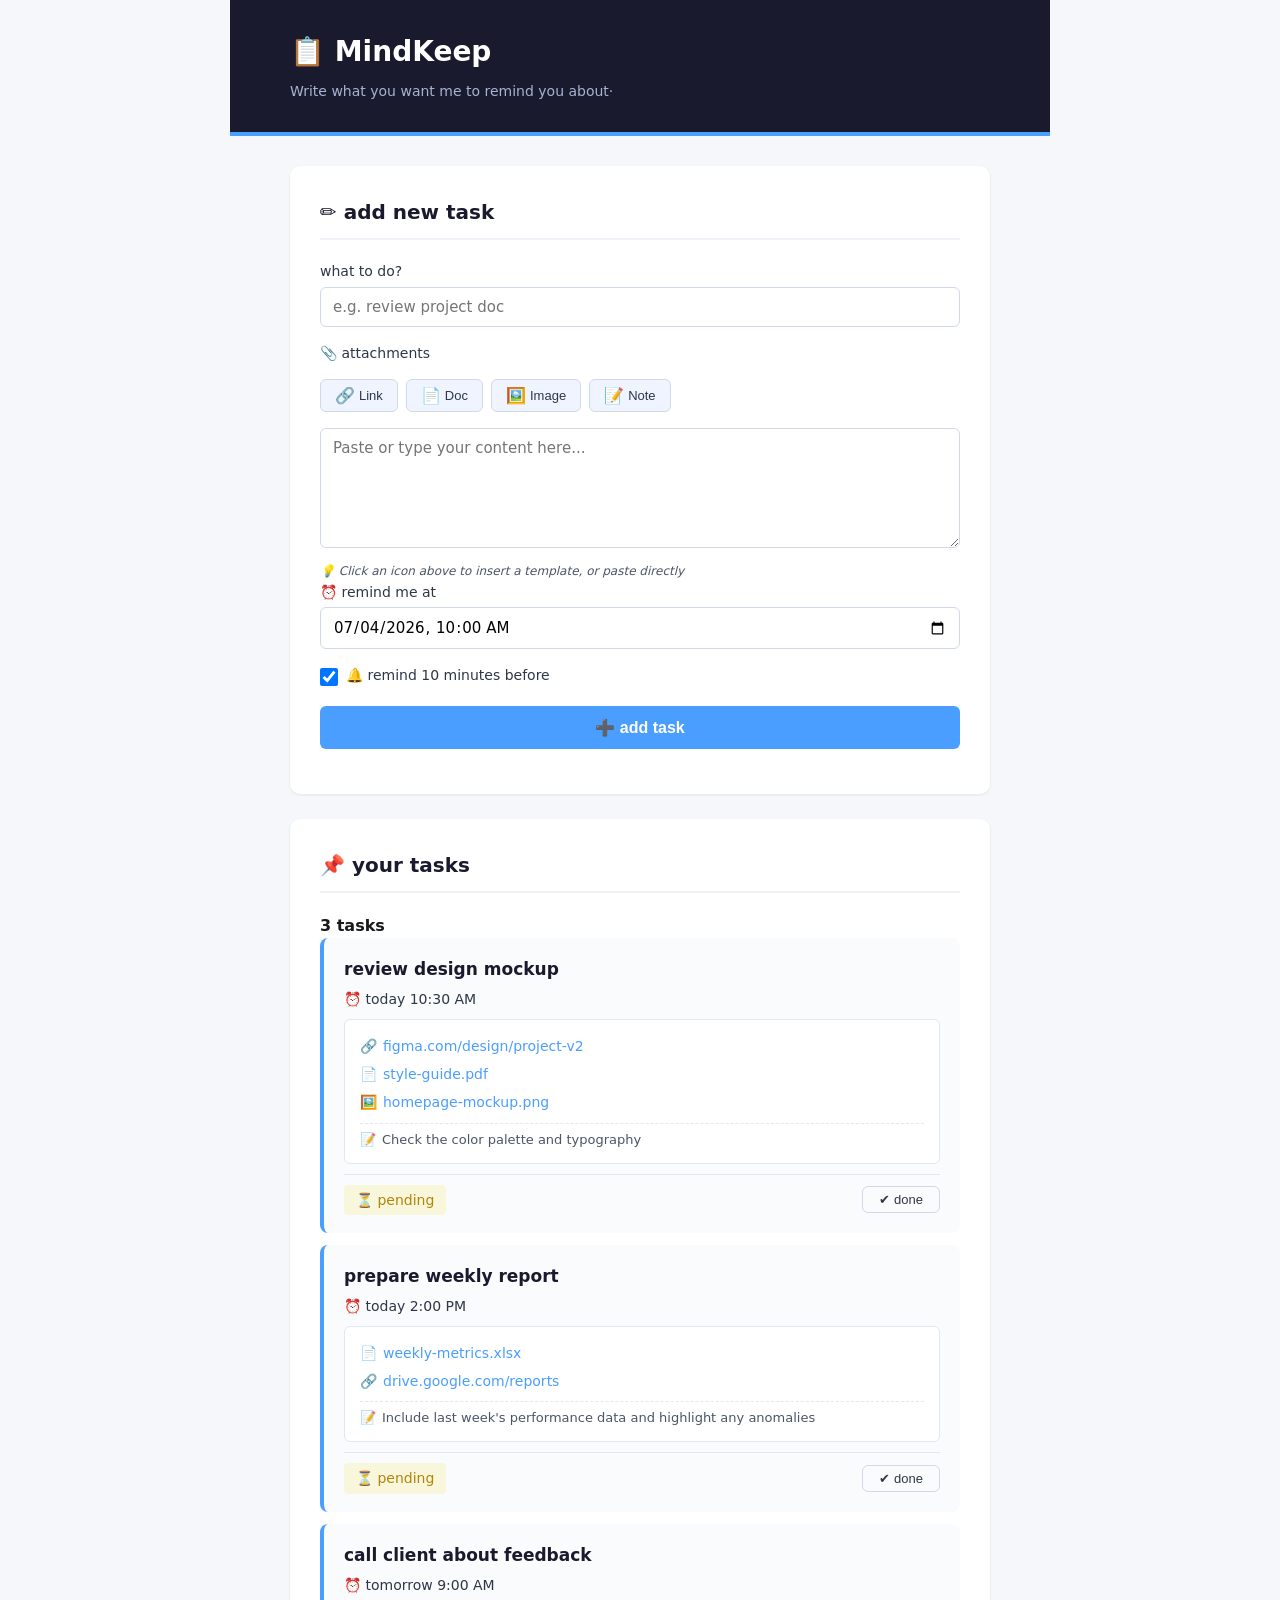
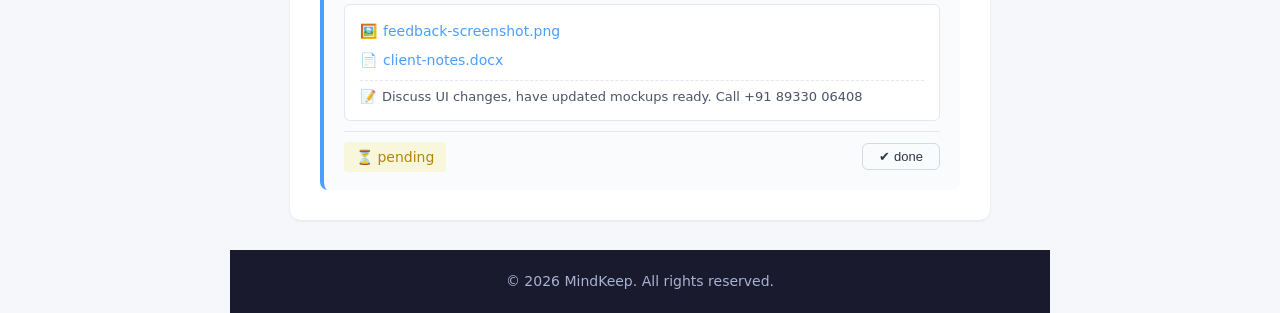
<file: task_1_MindKeep/index.html>
<!DOCTYPE html>
<html lang="en">
<head>
  <meta charset="UTF-8">
  <meta name="viewport" content="width=device-width, initial-scale=1.0">
  <title>MindKeep</title>
  <link rel="stylesheet" href="style.css">
</head>
<body>

  <header>
    <div class="container">
      <h1>📋 MindKeep</h1>
      <p>Write what you want me to remind you about·</p>
    </div>
  </header>

  <main>
    <div class="container">

      <!-- ===== ADD TODO ===== -->
      <section>
        <h2>✏️ add new task</h2>
        <form>
          <!-- Task title -->
          <p>
            <label for="task">what to do?</label>
            <input type="text" id="task" placeholder="e.g. review project doc" required>
          </p>

          <!-- Content with attachment buttons -->
          <p>
            <label>📎 attachments</label>
            <div class="attachment-toolbar">
              <button type="button" class="attach-btn" data-type="link" title="Insert link">
                <span aria-hidden="true">🔗</span> Link
              </button>
              <button type="button" class="attach-btn" data-type="doc" title="Insert document">
                <span aria-hidden="true">📄</span> Doc
              </button>
              <button type="button" class="attach-btn" data-type="image" title="Insert image">
                <span aria-hidden="true">🖼️</span> Image
              </button>
              <button type="button" class="attach-btn" data-type="note" title="Insert note">
                <span aria-hidden="true">📝</span> Note
              </button>
            </div>
            <textarea id="content" rows="4" placeholder="Paste or type your content here..."></textarea>
            <div class="attachment-hint">
              <span>💡 Click an icon above to insert a template, or paste directly</span>
            </div>

          <!-- Time -->
          <p>
            <label for="time">⏰ remind me at</label>
            <input type="datetime-local" id="time" value="2026-07-04T10:00">
          </p>

          <p>
            <input type="checkbox" id="remind" checked>
            <label for="remind">🔔 remind 10 minutes before</label>
          </p>

          <p>
            <button type="submit">➕ add task</button>
          </p>
        </form>
      </section>

      <!-- ===== TODO LIST Display===== -->
      <section>
        <h2>📌 your tasks</h2>
        <p><strong>3 tasks</strong></p>

        <article>
          <h3>review design mockup</h3>
          <p>
            <time datetime="2026-07-04T10:30">⏰ today 10:30 AM</time>
          </p>
          <div class="content-block">
            <ul>
              <li><span class="icon-link">🔗</span> <a href="#">figma.com/design/project-v2</a></li>
              <li><span class="icon-doc">📄</span> <a href="#">style-guide.pdf</a></li>
              <li><span class="icon-image">🖼️</span> <a href="#">homepage-mockup.png</a></li>
            </ul>
            <p class="note"><span class="icon-note">📝</span> Check the color palette and typography</p>
          </div>
          <div class="task-actions">
            <span class="status pending">⏳ pending</span>
            <button class="done-btn">✔ done</button>
          </div>
        </article>

        
        <article>
          <h3>prepare weekly report</h3>
          <p>
            <time datetime="2026-07-04T14:00">⏰ today 2:00 PM</time>
          </p>
          <div class="content-block">
            <ul>
              <li><span class="icon-doc">📄</span> <a href="#">weekly-metrics.xlsx</a></li>
              <li><span class="icon-link">🔗</span> <a href="#">drive.google.com/reports</a></li>
            </ul>
            <p class="note"><span class="icon-note">📝</span> Include last week's performance data and highlight any anomalies</p>
          </div>
          <div class="task-actions">
            <span class="status pending">⏳ pending</span>
            <button class="done-btn">✔ done</button>
          </div>
        </article>

        <article>
          <h3>call client about feedback</h3>
          <p>
            <time datetime="2026-07-05T09:00">⏰ tomorrow 9:00 AM</time>
          </p>
          <div class="content-block">
            <ul>
              <li><span class="icon-image">🖼️</span> <a href="#">feedback-screenshot.png</a></li>
              <li><span class="icon-doc">📄</span> <a href="#">client-notes.docx</a></li>
            </ul>
            <p class="note"><span class="icon-note">📝</span> Discuss UI changes, have updated mockups ready. Call +91 89330 06408</p>
          </div>
          <div class="task-actions">
            <span class="status pending">⏳ pending</span>
            <button class="done-btn">✔ done</button>
          </div>
        </article>
      </section>

    </div>
  </main>

  <!-- ===== PAGE FOOTER ===== -->
  <footer>
    <div class="container">
      <p>&copy; 2026 MindKeep. All rights reserved.</p>
    </div>
  </footer>

</body>
</html>
</file>
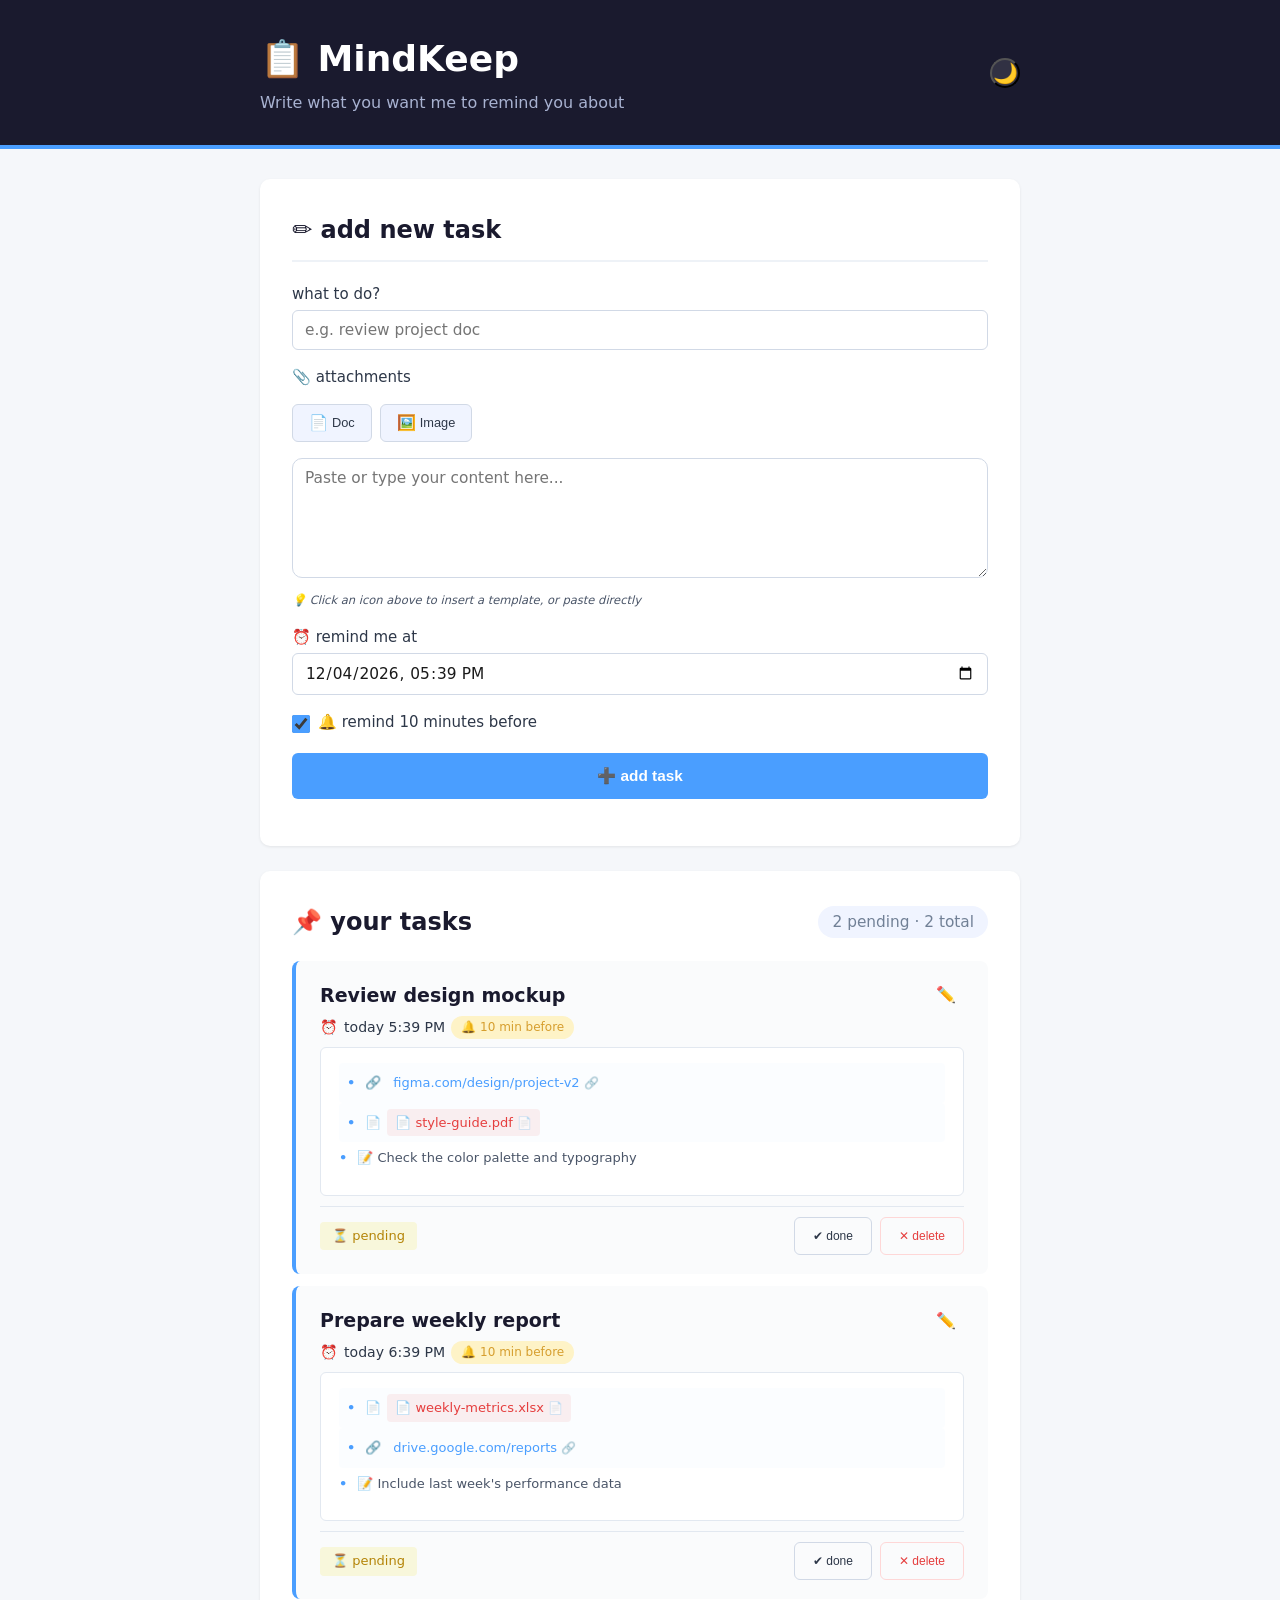
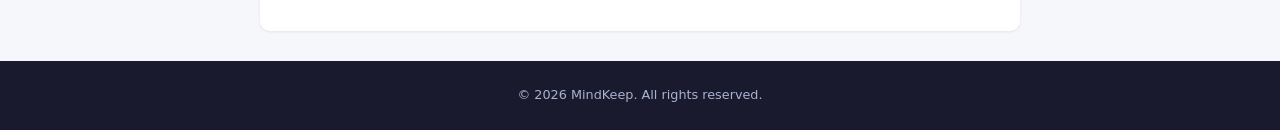
<file: task_3_Add_interactivity_on_MindKeep/index.html>
<!DOCTYPE html>
<html lang="en">
<head>
  <meta charset="UTF-8">
  <meta name="viewport" content="width=device-width, initial-scale=1.0">
  <title>MindKeep</title>
  <link rel="stylesheet" href="style.css">
</head>
<body>

  <header>
    <div class="container header-flex">
      <div class="brand">
        <h1>📋 MindKeep</h1>
        <p>Write what you want me to remind you about</p>
      </div>
      <!-- Dark Mode Toggle -->
      <button class="theme-toggle js-theme-toggle" aria-label="Toggle dark mode">
        <span class="theme-toggle__icon" aria-hidden="true">🌙</span>
      </button>
    </div>
  </header>

  <main>
    <div class="container">

      <!-- ===== ADD TODO ===== -->
      <section id="add-task">
        <h2>✏️ add new task</h2>
        <form id="taskForm" class="js-task-form">
          <!-- Task title -->
          <p>
            <label for="taskInput">what to do?</label>
            <input type="text" id="taskInput" class="js-task-input" placeholder="e.g. review project doc" required>
          </p>

          <!-- Content with attachment buttons -->
          <p>
            <label>📎 attachments</label>
            <div class="attachment-toolbar">
              <button type="button" class="attach-btn js-attach-btn" data-type="doc" title="Insert document">
                <span aria-hidden="true">📄</span> Doc
              </button>
              <button type="button" class="attach-btn js-attach-btn" data-type="image" title="Insert image">
                <span aria-hidden="true">🖼️</span> Image
              </button>
            </div>
            <textarea id="contentInput" class="js-content-input" rows="4" placeholder="Paste or type your content here..."></textarea>
            <div class="attachment-hint">
              <span>💡 Click an icon above to insert a template, or paste directly</span>
            </div>
          </p>

          <!-- Time -->
          <p>
            <label for="timeInput">⏰ remind me at</label>
            <input type="datetime-local" id="timeInput" class="js-time-input">
          </p>

          <p>
            <input type="checkbox" id="remindCheck" class="js-remind-check" checked>
            <label for="remindCheck">🔔 remind 10 minutes before</label>
          </p>

          <p>
            <button type="submit" class="js-submit-btn">➕ add task</button>
          </p>
        </form>
      </section>

      <!-- ===== TODO LIST ===== -->
      <section id="your-tasks">
        <div class="list-header">
          <h2>📌 your tasks</h2>
          <span class="task-counter js-task-counter">0 tasks</span>
        </div>

        <div id="taskList" class="js-task-list">
          <!-- Tasks will be rendered here by JavaScript -->
        </div>

        <!-- Empty state (hidden by default) -->
        <div class="empty-state js-empty-state is-hidden">
          <p>🎉 No tasks yet! Add one above.</p>
        </div>
      </section>

    </div>
  </main>

  <!-- ===== PAGE FOOTER ===== -->
  <footer>
    <div class="container">
      <p>&copy; 2026 MindKeep. All rights reserved.</p>
    </div>
  </footer>

  <!-- ===== JAVASCRIPT ===== -->
  <script src="script.js"></script>

</body>
</html>
</file>
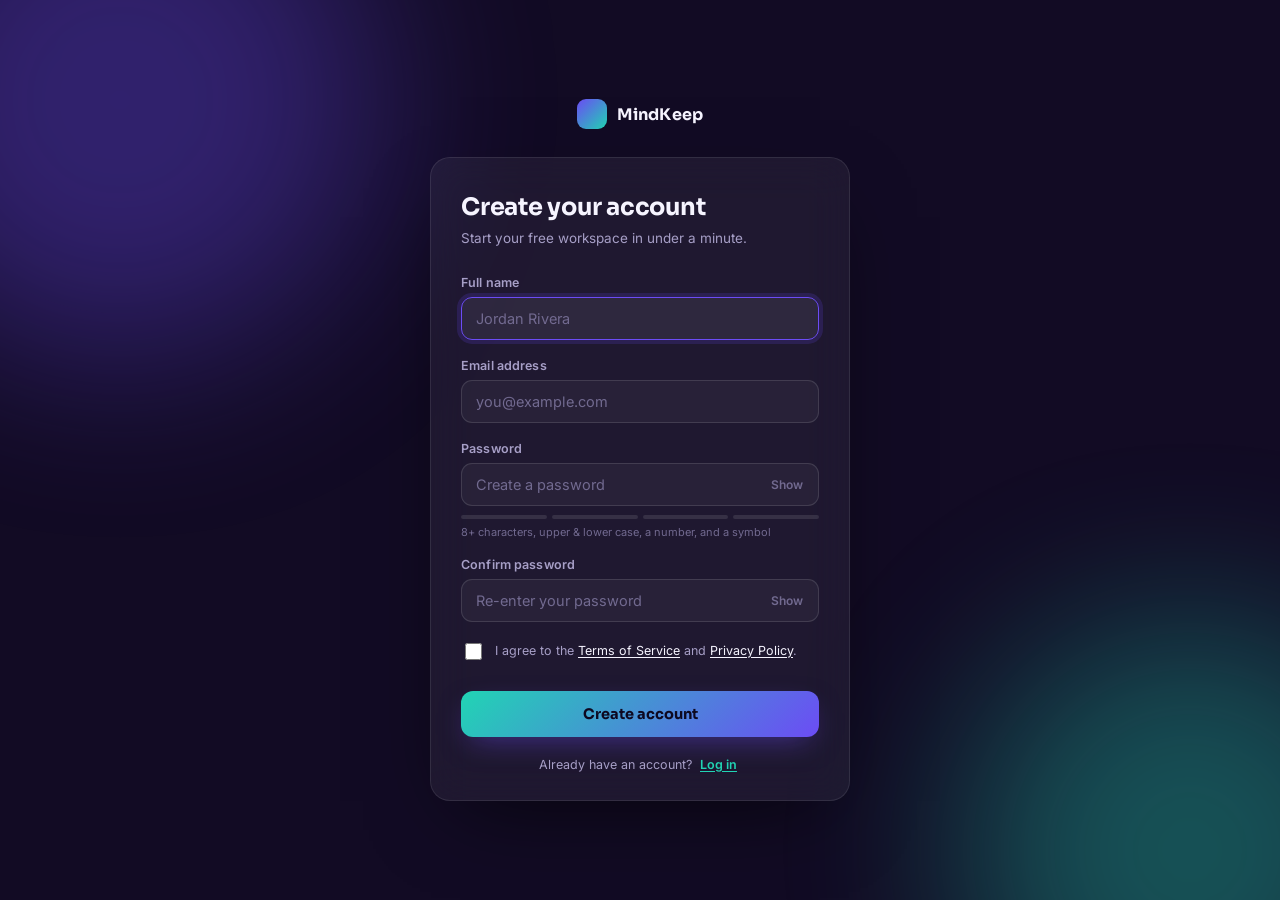
<file: task_4_Creacte_Form_Page/index.html>
<!DOCTYPE html>
<html lang="en">
<head>
<meta charset="UTF-8">
<meta name="viewport" content="width=device-width, initial-scale=1.0">
<title>Create your account</title>
<link rel="preconnect" href="https://fonts.googleapis.com">
<link href="https://fonts.googleapis.com/css2?family=Sora:wght@600;700;800&family=Inter:wght@400;500;600;700&display=swap" rel="stylesheet">
<link rel="stylesheet" href="style.css">
</head>
<body>

<!-- Background decorative elements -->
<div class="blob blob-1" aria-hidden="true"></div>
<div class="blob blob-2" aria-hidden="true"></div>

<main class="wrap">
  <header class="brand">
    <div class="brand-mark" aria-hidden="true"></div>
    <span>MindKeep</span>
  </header>

  <section class="card" aria-label="Authentication">
    <h1 id="formTitle">Create your account</h1>
    <p class="sub" id="formSubtitle">Start your free workspace in under a minute.</p>

    <div class="banner" id="errorBanner" role="alert"></div>
    <div class="banner-success" id="successBanner" role="alert"></div>

    <form id="signupForm" novalidate aria-label="Authentication form">

      <!-- Sign Up Fields -->
      <fieldset id="signupFields">
        <legend class="sr-only">Sign up information</legend>
        
        <div class="field">
          <label for="fullName">Full name</label>
          <div class="input-wrap">
            <input type="text" id="fullName" name="fullName" placeholder="Jordan Rivera" autocomplete="name"
                   aria-describedby="fullName-error" aria-invalid="false">
            <span class="status-icon" id="fullName-icon" aria-hidden="true">✓</span>
          </div>
          <p class="error-msg" id="fullName-error" role="alert"></p>
        </div>

        <div class="field">
          <label for="email">Email address</label>
          <div class="input-wrap">
            <input type="email" id="email" name="email" placeholder="you@example.com" autocomplete="email"
                   aria-describedby="email-error" aria-invalid="false">
            <span class="status-icon" id="email-icon" aria-hidden="true">✓</span>
          </div>
          <p class="error-msg" id="email-error" role="alert"></p>
        </div>

        <div class="field">
          <label for="password">Password</label>
          <div class="input-wrap">
            <input type="password" id="password" name="password" placeholder="Create a password" autocomplete="new-password"
                   aria-describedby="password-error password-hint" aria-invalid="false">
            <button type="button" class="toggle-pw" data-target="password" aria-label="Show password">Show</button>
            <span class="status-icon" id="password-icon" aria-hidden="true">✓</span>
          </div>
          <div class="strength" id="strengthMeter" aria-hidden="true" role="img" aria-label="Password strength meter">
            <div class="strength-seg s1"></div>
            <div class="strength-seg s2"></div>
            <div class="strength-seg s3"></div>
            <div class="strength-seg s4"></div>
          </div>
          <p class="strength-label" id="strengthLabel">8+ characters, upper &amp; lower case, a number, and a symbol</p>
          <p class="error-msg" id="password-error" role="alert"></p>
        </div>

        <div class="field">
          <label for="confirmPassword">Confirm password</label>
          <div class="input-wrap">
            <input type="password" id="confirmPassword" name="confirmPassword" placeholder="Re-enter your password" autocomplete="new-password"
                   aria-describedby="confirmPassword-error" aria-invalid="false">
            <button type="button" class="toggle-pw" data-target="confirmPassword" aria-label="Show password">Show</button>
            <span class="status-icon" id="confirmPassword-icon" aria-hidden="true">✓</span>
          </div>
          <p class="error-msg" id="confirmPassword-error" role="alert"></p>
        </div>

        <div class="checkbox-row">
          <input type="checkbox" id="terms" name="terms" aria-describedby="terms-error">
          <label for="terms">I agree to the <a href="#">Terms of Service</a> and <a href="#">Privacy Policy</a>.</label>
        </div>
        <p class="error-msg" id="terms-error" role="alert" style="margin-top:0;"></p>
      </fieldset>

      <!-- Login Fields -->
      <fieldset id="loginFields" style="display: none;">
        <legend class="sr-only">Login information</legend>
        
        <div class="field">
          <label for="loginEmail">Email address</label>
          <div class="input-wrap">
            <input type="email" id="loginEmail" name="loginEmail" placeholder="you@example.com" autocomplete="email"
                   aria-describedby="loginEmail-error" aria-invalid="false">
            <span class="status-icon" id="loginEmail-icon" aria-hidden="true">✓</span>
          </div>
          <p class="error-msg" id="loginEmail-error" role="alert"></p>
        </div>

        <div class="field">
          <label for="loginPassword">Password</label>
          <div class="input-wrap">
            <input type="password" id="loginPassword" name="loginPassword" placeholder="Enter your password" autocomplete="current-password"
                   aria-describedby="loginPassword-error" aria-invalid="false">
            <button type="button" class="toggle-pw" data-target="loginPassword" aria-label="Show password">Show</button>
            <span class="status-icon" id="loginPassword-icon" aria-hidden="true">✓</span>
          </div>
          <p class="error-msg" id="loginPassword-error" role="alert"></p>
        </div>

        <div class="checkbox-row">
          <input type="checkbox" id="rememberMe" name="rememberMe">
          <label for="rememberMe">Remember me</label>
        </div>
      </fieldset>

      <button type="submit" id="submitBtn">Create account</button>

      <footer class="footnote" id="footnote">
        <span id="footnoteText">Already have an account? </span>
        <button type="button" id="toggleModeBtn" class="mode-toggle-btn">Log in</button>
      </footer>

      <p class="sr-only" id="live-region" aria-live="polite"></p>
    </form>

    <section class="success-panel" id="successPanel" aria-label="Success message">
      <div class="success-check" aria-hidden="true">✓</div>
      <h2 id="successTitle">You're all set</h2>
      <p id="successDescription">Your account request cleared every check. Here's the payload that would be sent to the server:</p>
      <pre id="payloadOutput" aria-label="Payload data"></pre>
      <button type="button" id="resetBtn">Create another account</button>
    </section>
  </section>
</main>

<script src="script.js"></script>

</body>
</html>
</file>
<file: task_1_MindKeep/style.css>
/* ===== BASE ===== */
* {
  margin: 0;
  padding: 0;
  box-sizing: border-box;
}

body {
  font-family: system-ui, -apple-system, sans-serif;
  line-height: 1.6;
  color: #1a1a1a;
  background: #f5f7fa;
  width: 820px;
  margin: 0 auto;
}

/* ===== LAYOUT ===== */
.container {
  width: 740px;
  margin: 0 auto;
  padding: 0 20px;
}

/* ===== HEADER ===== */
header {
  background: #1a1a2e;
  color: white;
  padding: 30px 0;
  margin-bottom: 30px;
  border-bottom: 4px solid #4a9eff;
}

header h1 {
  font-size: 28px;
  margin-bottom: 5px;
}

header p {
  color: #a8b2d1;
  font-size: 14px;
}

/* ===== SECTIONS ===== */
section {
  background: white;
  padding: 30px;
  margin-bottom: 25px;
  border-radius: 10px;
  box-shadow: 0 1px 3px rgba(0,0,0,0.08);
}

h2 {
  font-size: 20px;
  margin-bottom: 20px;
  color: #1a1a2e;
  border-bottom: 2px solid #eef2f7;
  padding-bottom: 10px;
}

/* ===== FORM ===== */
form p {
  margin-bottom: 15px;
}

form label {
  display: block;
  font-weight: 500;
  font-size: 14px;
  margin-bottom: 4px;
  color: #2d3748;
}

form input[type="text"],
form input[type="datetime-local"],
form textarea {
  width: 100%;
  padding: 10px 12px;
  border: 1.5px solid #d1d9e6;
  border-radius: 6px;
  font-size: 15px;
  font-family: inherit;
}

form textarea {
  resize: vertical;
  min-height: 120px;
  margin-top: 8px;
}

form input:focus,
form textarea:focus {
  outline: 2px solid #4a9eff;
  outline-offset: 1px;
}

form p:has(input[type="checkbox"]) {
  display: flex;
  align-items: center;
  gap: 8px;
}

form input[type="checkbox"] {
  width: 18px;
  height: 18px;
}

button[type="submit"] {
  background: #4a9eff;
  color: white;
  border: none;
  padding: 12px 30px;
  border-radius: 6px;
  font-size: 16px;
  font-weight: 600;
  cursor: pointer;
  width: 100%;
}

button[type="submit"]:hover {
  background: #3182f6;
}

/* ===== ATTACHMENT TOOLBAR ===== */
.attachment-toolbar {
  display: flex;
  gap: 8px;
  margin-bottom: 8px;
  flex-wrap: wrap;
}

.attach-btn {
  display: inline-flex;
  align-items: center;
  gap: 4px;
  padding: 6px 14px;
  background: #f0f4ff;
  border: 1.5px solid #d1d9e6;
  border-radius: 6px;
  font-size: 13px;
  font-weight: 500;
  color: #2d3748;
  cursor: pointer;
  transition: all 0.2s;
}

.attach-btn:hover {
  background: #4a9eff;
  color: white;
  border-color: #4a9eff;
  transform: translateY(-1px);
}

.attach-btn span {
  font-size: 16px;
}

.attachment-hint {
  margin-top: 6px;
  font-size: 12px;
  color: #4A5568;
  font-style: italic;
}

/* ===== TASKS ===== */
article {
  background: #fafbfc;
  padding: 18px 20px;
  margin-bottom: 12px;
  border-radius: 8px;
  border-left: 4px solid #4a9eff;
}

article:last-child {
  margin-bottom: 0;
}

article h3 {
  font-size: 17px;
  color: #1a1a2e;
  margin-bottom: 5px;
}

article > p {
  color: #4a5568;
  font-size: 14px;
  margin-bottom: 3px;
}

article time {
  font-weight: 500;
  color: #2d3748;
}

/* ===== CONTENT BLOCK ===== */
.content-block {
  background: white;
  padding: 12px 15px;
  margin: 8px 0 5px 0;
  border-radius: 6px;
  border: 1px solid #e2e8f0;
}

.content-block ul {
  list-style: none;
  padding: 0;
  margin: 0 0 6px 0;
}

.content-block ul li {
  font-size: 14px;
  padding: 3px 0;
  color: #4a5568;
  display: flex;
  align-items: center;
  gap: 6px;
}

.content-block ul li a {
  color: #4a9eff;
  text-decoration: none;
}

.content-block ul li a:hover {
  text-decoration: underline;
}

.content-block .note {
  margin-top: 6px;
  padding-top: 6px;
  border-top: 1px dashed #e2e8f0;
  color: #4a5568;
  font-size: 13px;
  display: flex;
  align-items: flex-start;
  gap: 6px;
}

/* Icon styles in content */
.icon-link { color: #4a9eff; }
.icon-doc { color: #e53e3e; }
.icon-image { color: #38a169; }
.icon-note { color: #d69e2e; }

/* ===== TASK ACTIONS ===== */
.task-actions {
  display: flex;
  justify-content: space-between;
  align-items: center;
  margin-top: 10px;
  padding-top: 10px;
  border-top: 1px solid #e2e8f0;
  background: #fafbfc;
}

.status {
  font-size: 14px;
  color: #718096;
  padding: 4px 12px;
  border-radius: 4px;
  background: #f0f4ff;
}

.status.pending {
  color: #b48408;
  background: #f8f7db;
}

.status.done {
  color: #38a169;
  background: #c6f6d5;
}

.done-btn {
  background: transparent;
  border: 1.5px solid #d1d9e6;
  padding: 5px 16px;
  border-radius: 6px;
  cursor: pointer;
  font-size: 13px;
  color: #2d3748;
  transition: all 0.2s;
}

.done-btn:hover {
  background: #4a9eff;
  color: white;
  border-color: #4a9eff;
}

/* ===== PAGE FOOTER ===== */
footer {
  background: #1a1a2e;
  color: #a8b2d1;
  padding: 20px 0;
  margin-top: 30px;
  text-align: center;
  font-size: 14px;
}
</file>
<file: task_3_Add_interactivity_on_MindKeep/style.css>
/* ===== BASE ===== */
* {
  margin: 0;
  padding: 0;
  box-sizing: border-box;
}

body {
  font-family: system-ui, -apple-system, sans-serif;
  line-height: 1.6;
  color: #1a1a1a;
  background: #f5f7fa;
  width: 100%;
  margin: 0 auto;
  padding: 0;
  transition: background 0.3s ease, color 0.3s ease;
}

/* ===== LAYOUT ===== */
.container {
  width: 100%;
  max-width: 820px;
  margin: 0 auto;
  padding: 0 20px;
}

/* ===== HEADER ===== */
header {
  background: #1a1a2e;
  color: white;
  padding: 30px 0;
  margin-bottom: 30px;
  border-bottom: 4px solid #4a9eff;
  transition: background 0.3s ease;
}

.header-flex {
  display: flex;
  justify-content: space-between;
  align-items: center;
  flex-wrap: wrap;
  gap: 15px;
}

.brand {
  flex: 1;
}

.brand h1 {
  font-size: clamp(24px, 5vw, 36px);
  margin-bottom: 2px;
}

.brand p {
  color: #a8b2d1;
  font-size: clamp(12px, 1.5vw, 16px);
}

/* ===== THEME TOGGLE ===== */
.theme-toggle {
  background: rgba(255, 255, 255, 0.1);
  /*border: 2px solid rgba(255, 255, 255, 0.2);*/
  border-radius: 50%;
  width: 30px;
  height: 30px;
  font-size: 20px;
  cursor: pointer;
  transition: all 0.3s ease;
  display: flex;
  align-items: center;
  justify-content: center;
  flex-shrink: 0;
}

.theme-toggle:hover {
  background: rgba(255, 255, 255, 0.2);
  border-color: #4a9eff;
  transform: rotate(20deg);
}

.theme-toggle:active {
  transform: scale(0.9);
}

.theme-toggle__icon {
  display: inline-block;
  transition: transform 0.3s ease;
}

/* ===== SECTIONS ===== */
section {
  background: white;
  padding: clamp(20px, 3vw, 30px);
  margin-bottom: 25px;
  border-radius: 10px;
  box-shadow: 0 1px 3px rgba(0, 0, 0, 0.08);
  transition: background 0.3s ease, box-shadow 0.3s ease;
}

section:hover {
  box-shadow: 0 4px 12px rgba(0, 0, 0, 0.05);
}

h2 {
  font-size: clamp(18px, 2.5vw, 24px);
  margin-bottom: 20px;
  color: #1a1a2e;
  border-bottom: 2px solid #eef2f7;
  padding-bottom: 10px;
  transition: color 0.3s ease, border-color 0.3s ease;
}

/* ===== LIST HEADER ===== */
.list-header {
  display: flex;
  justify-content: space-between;
  align-items: center;
  flex-wrap: wrap;
  gap: 10px;
  margin-bottom: 20px;
}

.list-header h2 {
  margin-bottom: 0;
  border-bottom: none;
  padding-bottom: 0;
}

.task-counter {
  font-size: clamp(14px, 1.2vw, 16px);
  color: #718096;
  background: #f0f4ff;
  padding: 4px 14px;
  border-radius: 20px;
  font-weight: 500;
  transition: background 0.3s ease, color 0.3s ease;
  white-space: nowrap;
}

/* ===== FORM ===== */
form p {
  margin-bottom: 15px;
}

form label {
  display: block;
  font-weight: 500;
  font-size: clamp(13px, 1.2vw, 15px);
  margin-bottom: 4px;
  color: #2d3748;
  transition: color 0.3s ease;
}

form input[type="text"],
form input[type="datetime-local"],
form textarea {
  width: 100%;
  padding: 10px 12px;
  border: 1.5px solid #d1d9e6;
  border-radius: 6px;
  font-size: clamp(14px, 1.2vw, 16px);
  font-family: inherit;
  background: white;
  color: #1a1a1a;
  transition: background 0.3s ease, color 0.3s ease, border-color 0.3s ease, box-shadow 0.3s ease;
}

form textarea {
  resize: vertical;
  min-height: 120px;
  margin-top: 8px;
  border-radius: 10px;
}

form input:focus,
form textarea:focus {
  outline: none;
  border-color: #4a9eff;
  box-shadow: 0 0 0 3px rgba(74, 158, 255, 0.1);
}

form input.error {
  border-color: #e53e3e;
  box-shadow: 0 0 0 3px rgba(229, 62, 62, 0.1);
}

form p:has(input[type="checkbox"]) {
  display: flex;
  align-items: center;
  gap: 8px;
  flex-wrap: wrap;
}

form input[type="checkbox"] {
  width: 18px;
  height: 18px;
  flex-shrink: 0;
  accent-color: #4a9eff;
  cursor: pointer;
}

button[type="submit"] {
  background: #4a9eff;
  color: white;
  border: none;
  padding: clamp(10px, 1.5vw, 14px) clamp(20px, 3vw, 30px);
  border-radius: 6px;
  font-size: clamp(14px, 1.2vw, 17px);
  font-weight: 600;
  cursor: pointer;
  width: 100%;
  transition: all 0.3s ease;
  min-height: 44px;
  position: relative;
  overflow: hidden;
}

button[type="submit"]:hover {
  background: #3182f6;
  transform: translateY(-2px);
  box-shadow: 0 4px 12px rgba(74, 158, 255, 0.3);
}

button[type="submit"]:active {
  transform: translateY(0);
}

button[type="submit"]:disabled {
  opacity: 0.6;
  cursor: not-allowed;
}

/* ===== ATTACHMENT TOOLBAR ===== */
.attachment-toolbar {
  display: flex;
  gap: 8px;
  margin-bottom: 8px;
  flex-wrap: wrap;
}

.attach-btn {
  display: inline-flex;
  align-items: center;
  gap: 4px;
  padding: clamp(4px, 0.6vw, 8px) clamp(10px, 1.5vw, 16px);
  background: #f0f4ff;
  border: 1.5px solid #d1d9e6;
  border-radius: 6px;
  font-size: clamp(12px, 1vw, 14px);
  font-weight: 500;
  color: #2d3748;
  cursor: pointer;
  transition: all 0.2s ease;
  min-height: 38px;
  position: relative;
}

.attach-btn:hover {
  background: #4a9eff;
  color: white;
  border-color: #4a9eff;
  transform: translateY(-2px);
  box-shadow: 0 4px 8px rgba(74, 158, 255, 0.2);
}

.attach-btn:active {
  transform: scale(0.95);
}

.attach-btn span {
  font-size: clamp(14px, 1.2vw, 18px);
}

.attach-btn[data-type="link"]:hover { background: #4a9eff; border-color: #4a9eff; }
.attach-btn[data-type="doc"]:hover { background: #e53e3e; border-color: #e53e3e; }
.attach-btn[data-type="image"]:hover { background: #38a169; border-color: #38a169; }
.attach-btn[data-type="note"]:hover { background: #d69e2e; border-color: #d69e2e; }



.attachment-hint {
  margin-top: 6px;
  font-size: clamp(11px, 0.9vw, 13px);
  color: #4A5568;
  font-style: italic;
  transition: color 0.3s ease;
}

/* ===== TASKS ===== */
.task-item {
  background: #fafbfc;
  padding: clamp(14px, 1.5vw, 20px) clamp(16px, 2vw, 24px);
  margin-bottom: 12px;
  border-radius: 8px;
  border-left: 4px solid #4a9eff;
  transition: all 0.3s ease;
  animation: fadeIn 0.3s ease;
}

.task-item:last-child {
  margin-bottom: 0;
}

.task-item:hover {
  box-shadow: 0 2px 8px rgba(0, 0, 0, 0.06);
  transform: translateX(4px);
}

.task-item.completed {
  opacity: 0.8;
  border-left-color: #38a169 !important;
}

.task-item.completed h3 {
  text-decoration: line-through;
  color: #718096;
}

/* Task Title Wrapper */
.task-title-wrapper {
  display: flex;
  align-items: center;
  gap: 8px;
  flex-wrap: wrap;
  margin-bottom: 5px;
}

.task-title-wrapper h3 {
  font-size: clamp(16px, 1.8vw, 19px);
  color: #1a1a2e;
  margin: 0;
  transition: color 0.3s ease;
  flex: 1;
}

/* Edit Button */
.edit-btn {
  background: transparent;
  border: none;
  font-size: 16px;
  cursor: pointer;
  padding: 4px 8px;
  border-radius: 4px;
  transition: all 0.2s ease;
  color: #718096;
  line-height: 1;
}

.edit-btn:hover {
  background: #e2e8f0;
  color: #2d3748;
  transform: scale(1.1);
}

.edit-btn:active {
  transform: scale(0.9);
}

/* Task Meta */
.task-meta {
  color: #4a5568;
  font-size: clamp(13px, 1.1vw, 15px);
  margin-bottom: 3px;
  display: flex;
  flex-wrap: wrap;
  gap: 6px;
  align-items: center;
  transition: color 0.3s ease;
}

.task-meta time {
  font-weight: 500;
  color: #2d3748;
  transition: color 0.3s ease;
}

.task-meta .reminder-badge {
  background: #fef3c7;
  padding: 2px 10px;
  border-radius: 12px;
  font-size: 12px;
  color: #d69e2e;
  transition: background 0.3s ease, color 0.3s ease;
}

/* ===== CONTENT BLOCK ===== */
.content-block {
  background: white;
  padding: clamp(10px, 1.2vw, 16px) clamp(12px, 1.5vw, 18px);
  margin: 8px 0 5px 0;
  border-radius: 6px;
  border: 1px solid #e2e8f0;
  transition: all 0.3s ease;
}

.content-block:hover {
  border-color: #cbd5e0;
}

.content-block ul {
  list-style: none;
  padding: 0;
  margin: 0 0 6px 0;
}

.content-block ul li {
  font-size: clamp(13px, 1vw, 15px);
  padding: 4px 0;
  color: #4a5568;
  display: flex;
  align-items: center;
  gap: 6px;
  flex-wrap: wrap;
  word-break: break-word;
  transition: color 0.3s ease;
  line-height: 1.8;
}

.content-block ul li::before {
  content: "•";
  color: #4a9eff;
  font-weight: bold;
  margin-right: 4px;
}

.content-block ul li:has(.task-link) {
  padding: 6px 0;
  background: rgba(74, 158, 255, 0.02);
  border-radius: 4px;
  padding-left: 8px;
}

/* ===== LINK STYLES IN TASKS ===== */
.task-link {
  color: #4a9eff;
  text-decoration: none;
  font-weight: 500;
  padding: 2px 6px;
  border-radius: 4px;
  transition: all 0.2s ease;
  word-break: break-all;
  display: inline-block;
  position: relative;
}

.task-link:hover {
  color: #3182f6;
  text-decoration: underline;
  background: rgba(74, 158, 255, 0.08);
}

.task-link:active {
  transform: scale(0.98);
}

/* Image link styling */
.task-link.image-link {
  color: #38a169;
  background: rgba(56, 161, 105, 0.08);
  padding: 2px 8px;
  border-radius: 4px;
}

.task-link.image-link:hover {
  background: rgba(56, 161, 105, 0.15);
  color: #2f855a;
}

/* Document link styling */
.task-link.doc-link {
  color: #e53e3e;
  background: rgba(229, 62, 62, 0.08);
  padding: 2px 8px;
  border-radius: 4px;
}

.task-link.doc-link:hover {
  background: rgba(229, 62, 62, 0.15);
  color: #c53030;
}

/* File attachment styling */
.file-attachment {
  display: inline-flex;
  align-items: center;
  gap: 4px;
  background: rgba(74, 158, 255, 0.06);
  padding: 2px 10px;
  border-radius: 4px;
  border: 1px solid rgba(74, 158, 255, 0.1);
}

/* Link hover tooltip effect */
.task-link::after {
  content: "🔗";
  font-size: 12px;
  margin-left: 4px;
  opacity: 0.6;
}

.task-link.image-link::after {
  content: "🖼️";
}

.task-link.doc-link::after {
  content: "📄";
}

/* ===== TASK ACTIONS ===== */
.task-actions {
  display: flex;
  justify-content: space-between;
  align-items: center;
  margin-top: 10px;
  padding-top: 10px;
  border-top: 1px solid #e2e8f0;
  background: #fafbfc;
  flex-wrap: wrap;
  gap: 8px;
  transition: background 0.3s ease, border-color 0.3s ease;
}

.task-actions .actions-right {
  display: flex;
  gap: 8px;
  align-items: center;
  flex-wrap: wrap;
}

/* ===== STATUS BADGE ===== */
.status {
  font-size: clamp(13px, 1vw, 15px);
  color: #718096;
  padding: 4px 12px;
  border-radius: 4px;
  background: #f0f4ff;
  transition: all 0.3s ease;
}

.status.pending {
  color: #b48408;
  background: #f8f7db;
}

.status.done {
  color: #38a169;
  background: #c6f6d5;
}

/* ===== BUTTONS ===== */
.done-btn {
  background: transparent;
  border: 1.5px solid #d1d9e6;
  padding: clamp(4px, 0.5vw, 6px) clamp(12px, 1.5vw, 18px);
  border-radius: 6px;
  cursor: pointer;
  font-size: clamp(12px, 0.9vw, 14px);
  color: #2d3748;
  transition: all 0.2s ease;
  white-space: nowrap;
  min-height: 38px;
}

.done-btn:hover {
  background: #4a9eff;
  color: white;
  border-color: #4a9eff;
  transform: translateY(-2px);
  box-shadow: 0 2px 8px rgba(74, 158, 255, 0.2);
}

.done-btn:active {
  transform: scale(0.95);
}

.delete-btn {
  background: transparent;
  border: 1.5px solid #fed7d7;
  padding: clamp(4px, 0.5vw, 6px) clamp(12px, 1.5vw, 18px);
  border-radius: 6px;
  cursor: pointer;
  font-size: clamp(12px, 0.9vw, 14px);
  color: #e53e3e;
  transition: all 0.2s ease;
  white-space: nowrap;
  min-height: 38px;
}

.delete-btn:hover {
  background: #e53e3e;
  color: white;
  border-color: #e53e3e;
  transform: translateY(-2px);
  box-shadow: 0 2px 8px rgba(229, 62, 62, 0.2);
}

.delete-btn:active {
  transform: scale(0.95);
}

/* ===== EMPTY STATE ===== */
.empty-state {
  text-align: center;
  padding: 40px 20px;
}

.empty-state p {
  font-size: 18px;
  color: #718096;
  transition: color 0.3s ease;
}

.empty-state p::before {
  content: "✨ ";
}

/* ===== UTILITY CLASSES ===== */
.is-hidden {
  display: none !important;
}

/* ===== ANIMATIONS ===== */
@keyframes fadeIn {
  from {
    opacity: 0;
    transform: translateY(-10px);
  }
  to {
    opacity: 1;
    transform: translateY(0);
  }
}

@keyframes slideIn {
  from {
    opacity: 0;
    transform: translateX(100%);
  }
  to {
    opacity: 1;
    transform: translateX(0);
  }
}

@keyframes pulse {
  0%, 100% {
    transform: scale(1);
  }
  50% {
    transform: scale(1.05);
  }
}

/* ======================================== */
/* ===== DARK MODE ===== */
/* ======================================== */

body.is-dark-mode {
  background: #0f0f1a;
  color: #e2e8f0;
}

body.is-dark-mode header {
  background: #0a0a14;
  border-bottom-color: #4a9eff;
}

body.is-dark-mode section {
  background: #1a1a2e;
  box-shadow: 0 1px 3px rgba(0, 0, 0, 0.3);
}

body.is-dark-mode section:hover {
  box-shadow: 0 4px 12px rgba(0, 0, 0, 0.4);
}

body.is-dark-mode h2 {
  color: #e2e8f0;
  border-bottom-color: #2d3748;
}

body.is-dark-mode form label {
  color: #a8b2d1;
}

body.is-dark-mode form input[type="text"],
body.is-dark-mode form input[type="datetime-local"],
body.is-dark-mode form textarea {
  background: #0f0f1a;
  color: #e2e8f0;
  border-color: #2d3748;
}

body.is-dark-mode form input:focus,
body.is-dark-mode form textarea:focus {
  border-color: #4a9eff;
  box-shadow: 0 0 0 3px rgba(74, 158, 255, 0.2);
}

body.is-dark-mode .attach-btn {
  background: #0f0f1a;
  color: #a8b2d1;
  border-color: #2d3748;
}

body.is-dark-mode .attach-btn:hover {
  background: #4a9eff;
  color: white;
  border-color: #4a9eff;
}

body.is-dark-mode .attachment-hint {
  color: #718096;
}

body.is-dark-mode .task-item {
  background: #0f0f1a;
  border-left-color: #4a9eff;
}

body.is-dark-mode .task-item:hover {
  box-shadow: 0 2px 8px rgba(0, 0, 0, 0.4);
}

body.is-dark-mode .task-item.completed h3 {
  color: #a8b2d1;
}

body.is-dark-mode .task-title-wrapper h3 {
  color: #e2e8f0;
}

body.is-dark-mode .edit-btn {
  color: #a8b2d1;
}

body.is-dark-mode .edit-btn:hover {
  background: #2d3748;
  color: #e2e8f0;
}

body.is-dark-mode .task-meta {
  color: #a8b2d1;
}

body.is-dark-mode .task-meta time {
  color: #e2e8f0;
}

body.is-dark-mode .task-meta .reminder-badge {
  background: #2d1f0a;
  color: #f6ad55;
}

body.is-dark-mode .content-block {
  background: #1a1a2e;
  border-color: #2d3748;
}

body.is-dark-mode .content-block:hover {
  border-color: #3d4a5a;
}

body.is-dark-mode .content-block ul li {
  color: #a8b2d1;
}

body.is-dark-mode .content-block ul li::before {
  color: #4a9eff;
}

body.is-dark-mode .content-block ul li:has(.task-link) {
  background: rgba(74, 158, 255, 0.04);
}

/* Dark mode link styles */
body.is-dark-mode .task-link {
  color: #63b3ed;
}

body.is-dark-mode .task-link:hover {
  color: #4a9eff;
  background: rgba(74, 158, 255, 0.15);
}

body.is-dark-mode .task-link.image-link {
  color: #68d391;
  background: rgba(56, 161, 105, 0.15);
}

body.is-dark-mode .task-link.image-link:hover {
  background: rgba(56, 161, 105, 0.25);
}

body.is-dark-mode .task-link.doc-link {
  color: #fc8181;
  background: rgba(229, 62, 62, 0.15);
}

body.is-dark-mode .task-link.doc-link:hover {
  background: rgba(229, 62, 62, 0.25);
}

body.is-dark-mode .file-attachment {
  background: rgba(74, 158, 255, 0.08);
  border-color: rgba(74, 158, 255, 0.15);
}

body.is-dark-mode .task-actions {
  background: #0f0f1a;
  border-top-color: #2d3748;
}

body.is-dark-mode .status {
  color: #a8b2d1;
  background: #1a1a2e;
}

body.is-dark-mode .status.pending {
  color: #f6ad55;
  background: #2d1f0a;
}

body.is-dark-mode .status.done {
  color: #68d391;
  background: #0a1f12;
}

body.is-dark-mode .done-btn {
  color: #a8b2d1;
  border-color: #2d3748;
}

body.is-dark-mode .done-btn:hover {
  background: #4a9eff;
  color: white;
  border-color: #4a9eff;
}

body.is-dark-mode .delete-btn {
  color: #fc8181;
  border-color: #4a1a1a;
}

body.is-dark-mode .delete-btn:hover {
  background: #e53e3e;
  color: white;
  border-color: #e53e3e;
}

body.is-dark-mode .empty-state p {
  color: #a8b2d1;
}

body.is-dark-mode .task-counter {
  background: #1a1a2e;
  color: #a8b2d1;
}

body.is-dark-mode footer {
  background: #0a0a14;
  color: #718096;
}

/* ===== PAGE FOOTER ===== */
footer {
  background: #1a1a2e;
  color: #a8b2d1;
  padding: clamp(16px, 2vw, 24px) 0;
  margin-top: 30px;
  text-align: center;
  font-size: clamp(12px, 1vw, 15px);
  transition: background 0.3s ease, color 0.3s ease;
}

/* ======================================== */
/* ===== RESPONSIVE ===== */
/* ======================================== */

@media (max-width: 1023px) {
  .container {
    max-width: 700px;
    padding: 0 24px;
  }
}

@media (max-width: 767px) {
  .container {
    max-width: 100%;
    padding: 0 16px;
  }

  header {
    padding: 20px 0;
    margin-bottom: 20px;
  }

  section {
    padding: 16px;
    margin-bottom: 16px;
    border-radius: 8px;
  }

  .attachment-toolbar {
    gap: 6px;
  }

  .attach-btn {
    padding: 6px 12px;
    font-size: 12px;
    flex: 1 1 auto;
    justify-content: center;
  }

  .task-item {
    padding: 14px 16px;
    border-left-width: 3px;
  }

  .task-actions {
    flex-direction: column;
    align-items: stretch;
    gap: 6px;
  }

  .task-actions .actions-right {
    justify-content: center;
  }

  .done-btn,
  .delete-btn {
    width: 100%;
    text-align: center;
  }

  .attach-btn,
  .done-btn,
  .delete-btn,
  button[type="submit"],
  .theme-toggle {
    min-height: 30px;
  }

  .task-title-wrapper {
    flex-wrap: wrap;
  }

  .task-link {
    font-size: 13px;
    padding: 2px 4px;
    word-break: break-all;
  }
  
  .task-link::after {
    font-size: 10px;
  }
}

@media (max-width: 479px) {
  .container {
    padding: 0 12px;
  }

  header {
    padding: 16px 0;
    margin-bottom: 16px;
  }

  section {
    padding: 12px;
    margin-bottom: 12px;
  }

  .attach-btn {
    font-size: 11px;
    padding: 4px 8px;
    flex: 1 1 40%;
    justify-content: center;
    min-height: 38px;
  }

  .task-item {
    padding: 12px;
    margin-bottom: 10px;
  }

  .done-btn,
  .delete-btn {
    font-size: 12px;
    padding: 5px 10px;
    min-height: 38px;
  }

  .theme-toggle {
    width: 38px;
    height: 38px;
    font-size: 18px;
  }

  .task-meta {
    font-size: 12px;
  }
}

@media (min-width: 1024px) {
  .container {
    max-width: 820px;
    padding: 0 30px;
  }

  section {
    padding: 32px;
  }
}

/* ======================================== */
/* ===== PRINT STYLES ===== */
/* ======================================== */

@media print {
  .theme-toggle,
  .edit-btn,
  .delete-btn,
  .done-btn,
  .attachment-toolbar,
  button[type="submit"] {
    display: none !important;
  }

  body {
    background: white !important;
    color: black !important;
  }

  section {
    box-shadow: none !important;
    border: 1px solid #ddd !important;
    break-inside: avoid;
  }

  .task-item {
    border-left-color: #333 !important;
    break-inside: avoid;
  }

  .task-item.completed {
    opacity: 0.6;
  }

  .content-block {
    border-color: #ddd !important;
  }
}

/* ======================================== */
/* ===== SCROLLBAR STYLING ===== */
/* ======================================== */

::-webkit-scrollbar {
  width: 8px;
  height: 8px;
}

::-webkit-scrollbar-track {
  background: #f1f1f1;
  border-radius: 4px;
}

::-webkit-scrollbar-thumb {
  background: #c1c7d0;
  border-radius: 4px;
}

::-webkit-scrollbar-thumb:hover {
  background: #a0a7b0;
}

body.is-dark-mode ::-webkit-scrollbar-track {
  background: #1a1a2e;
}

body.is-dark-mode ::-webkit-scrollbar-thumb {
  background: #2d3748;
}

body.is-dark-mode ::-webkit-scrollbar-thumb:hover {
  background: #3d4a5a;
}

/* ======================================== */
/* ===== SELECTION STYLING ===== */
/* ======================================== */

::selection {
  background: #4a9eff;
  color: white;
}

body.is-dark-mode ::selection {
  background: #4a9eff;
  color: white;
}

/* ======================================== */
/* ===== FILE UPLOAD INDICATOR ===== */
/* ======================================== */

.file-uploading {
  opacity: 0.6;
  pointer-events: none;
}

.file-uploading::after {
  content: "⏳";
  animation: pulse 1s infinite;
}
</file>
<file: task_4_Creacte_Form_Page/style.css>
:root{
    --bg-deep:#120b24;
    --glow-violet:#6c4cf5;
    --glow-teal:#21d4b4;
    --card:rgba(255,255,255,0.055);
    --card-border:rgba(255,255,255,0.09);
    --text-primary:#f6f4ff;
    --text-muted:#a79fc7;
    --text-faint:#726a90;
    --input-bg:rgba(255,255,255,0.045);
    --input-border:rgba(255,255,255,0.12);
    --accent-1:#6c4cf5;
    --accent-2:#21d4b4;
    --error:#fb7185;
    --success:#34d399;
    --display:'Sora', sans-serif;
    --body:'Inter', -apple-system, sans-serif;
  }

  *{box-sizing:border-box;}
  html,body{margin:0;padding:0;}

  body{
    min-height:100vh;
    background:var(--bg-deep);
    font-family:var(--body);
    color:var(--text-primary);
    display:flex;
    align-items:center;
    justify-content:center;
    padding:32px 16px;
    position:relative;
    overflow-x:hidden;
  }

  /* ambient gradient blobs */
  .blob{
    position:fixed;
    border-radius:50%;
    filter:blur(90px);
    opacity:0.35;
    pointer-events:none;
    z-index:0;
  }
  .blob-1{
    width:520px;height:520px;
    background:var(--glow-violet);
    top:-160px; left:-140px;
    animation:drift1 16s ease-in-out infinite;
  }
  .blob-2{
    width:460px;height:460px;
    background:var(--glow-teal);
    bottom:-180px; right:-140px;
    animation:drift2 18s ease-in-out infinite;
  }
  @keyframes drift1{
    0%,100%{transform:translate(0,0);}
    50%{transform:translate(40px,30px);}
  }
  @keyframes drift2{
    0%,100%{transform:translate(0,0);}
    50%{transform:translate(-30px,-40px);}
  }

  @media (prefers-reduced-motion: reduce){
    *{animation-duration:0.001ms !important; transition-duration:0.001ms !important;}
  }

  .wrap{
    width:100%;
    max-width:420px;
    position:relative;
    z-index:1;
  }

  .brand{
    display:flex;
    align-items:center;
    gap:10px;
    margin-bottom:28px;
    justify-content:center;
  }
  .brand-mark{
    width:30px;height:30px;
    border-radius:9px;
    background:linear-gradient(135deg, var(--accent-1), var(--accent-2));
    flex-shrink:0;
  }
  .brand span{
    font-family:var(--display);
    font-weight:700;
    font-size:16px;
    letter-spacing:0.01em;
  }

  .card{
    background:var(--card);
    border:1px solid var(--card-border);
    border-radius:20px;
    padding:34px 30px 28px;
    backdrop-filter:blur(20px);
    box-shadow:0 30px 80px -30px rgba(0,0,0,0.7);
    transition: all 0.3s ease;
  }

  .card h1{
    font-family:var(--display);
    font-size:24px;
    font-weight:700;
    margin:0 0 6px;
    letter-spacing:-0.01em;
    transition: all 0.3s ease;
  }
  .card > p.sub{
    margin:0 0 26px;
    font-size:13.5px;
    color:var(--text-muted);
    line-height:1.5;
    transition: all 0.3s ease;
  }

  .banner{
    display:none;
    align-items:center;
    gap:9px;
    background:rgba(251,113,133,0.1);
    border:1px solid rgba(251,113,133,0.35);
    color:#ffd7dd;
    font-size:12.5px;
    font-weight:500;
    padding:11px 13px;
    border-radius:10px;
    margin-bottom:20px;
    line-height:1.4;
  }
  .banner.show{display:flex;}
  .banner::before{content:"⚠"; font-size:14px; flex-shrink:0;}

  .banner-success{
    display:none;
    align-items:center;
    gap:9px;
    background:rgba(52,211,153,0.1);
    border:1px solid rgba(52,211,153,0.35);
    color:#a7f3d0;
    font-size:12.5px;
    font-weight:500;
    padding:11px 13px;
    border-radius:10px;
    margin-bottom:20px;
    line-height:1.4;
  }
  .banner-success.show{display:flex;}
  .banner-success::before{content:"✓"; font-size:14px; flex-shrink:0;}

  .card.shake{animation:shake 0.4s ease;}
  @keyframes shake{
    10%,90%{transform:translateX(-1px);}
    20%,80%{transform:translateX(2px);}
    30%,50%,70%{transform:translateX(-4px);}
    40%,60%{transform:translateX(4px);}
  }

  .field{
    margin-bottom:18px;
    transition: all 0.3s ease;
  }

  .field label{
    display:block;
    font-size:12.5px;
    font-weight:600;
    color:var(--text-muted);
    margin-bottom:7px;
    letter-spacing:0.01em;
  }

  .input-wrap{
    position:relative;
  }

  input[type="text"],
  input[type="email"],
  input[type="password"]{
    width:100%;
    font-family:var(--body);
    font-size:14.5px;
    color:var(--text-primary);
    background:var(--input-bg);
    border:1.5px solid var(--input-border);
    border-radius:11px;
    padding:12px 42px 12px 14px;
    outline:none;
    transition:border-color 0.18s ease, box-shadow 0.18s ease, background 0.18s ease, opacity 0.3s ease, transform 0.3s ease;
  }
  input::placeholder{color:var(--text-faint);}

  input:focus{
    border-color:var(--accent-1);
    background:rgba(255,255,255,0.07);
    box-shadow:0 0 0 4px rgba(108,76,245,0.18);
  }

  input[aria-invalid="true"]{
    border-color:var(--error);
    box-shadow:0 0 0 4px rgba(251,113,133,0.14);
  }
  input.is-valid{
    border-color:var(--success);
    box-shadow:0 0 0 4px rgba(52,211,153,0.12);
  }

  .status-icon{
    position:absolute;
    right:12px;
    top:50%;
    transform:translateY(-50%);
    font-size:13px;
    font-weight:700;
    opacity:0;
    transition:opacity 0.15s ease, transform 0.15s ease;
  }
  .status-icon.show{opacity:1;}
  .status-icon.pass{color:var(--success);}
  .status-icon.fail{color:var(--error);}

  .toggle-pw{
    position:absolute;
    right:12px;
    top:50%;
    transform:translateY(-50%);
    background:none;
    border:none;
    color:var(--text-faint);
    font-size:12px;
    font-family:var(--body);
    font-weight:600;
    cursor:pointer;
    padding:2px 4px;
  }
  .toggle-pw:hover{color:var(--text-muted);}
  .toggle-pw:focus-visible{outline:2px solid var(--accent-2); outline-offset:2px; border-radius:4px;}

  /* password field needs room for both toggle and status icon */
  #password, #confirmPassword{padding-right:76px;}
  #password ~ .status-icon, #confirmPassword ~ .status-icon{right:52px;}

  .error-msg{
    font-size:12px;
    color:var(--error);
    margin:7px 0 0;
    display:none;
    align-items:flex-start;
    gap:5px;
    line-height:1.45;
  }
  .error-msg.show{display:flex;}
  .error-msg::before{content:"●"; font-size:6px; position:relative; top:5px; flex-shrink:0;}

  .hint{
    font-size:11.5px;
    color:var(--text-faint);
    margin:7px 0 0;
    line-height:1.4;
  }

  /* strength meter */
  .strength{
    display:flex;
    gap:5px;
    margin-top:9px;
  }
  .strength-seg{
    height:4px;
    flex:1;
    border-radius:2px;
    background:rgba(255,255,255,0.1);
    transition:background 0.25s ease, transform 0.2s ease;
  }
  .strength-seg.on{
    transform:scaleY(1.3);
  }
  .strength-seg.on.s1{background:var(--error);}
  .strength-seg.on.s2{background:#fbbf24;}
  .strength-seg.on.s3{background:#a3e635;}
  .strength-seg.on.s4{background:var(--success);}
  .strength-label{
    font-size:11px;
    color:var(--text-faint);
    margin-top:6px;
  }

  .checkbox-row{
    display:flex;
    align-items:flex-start;
    gap:10px;
    margin:20px 0 6px;
  }
  .checkbox-row input[type="checkbox"]{
    width:17px;height:17px;
    margin-top:1px;
    accent-color:var(--accent-1);
    flex-shrink:0;
    cursor:pointer;
  }
  .checkbox-row label{
    font-size:12.5px;
    color:var(--text-muted);
    line-height:1.5;
  }
  .checkbox-row a{color:var(--text-primary); text-decoration:underline; text-underline-offset:2px;}

  button[type="submit"]{
    width:100%;
    font-family:var(--display);
    font-weight:700;
    font-size:14.5px;
    color:#0d0820;
    background:linear-gradient(135deg, var(--accent-2), var(--accent-1));
    border:none;
    border-radius:12px;
    padding:14px;
    margin-top:22px;
    cursor:pointer;
    transition:transform 0.12s ease, box-shadow 0.2s ease;
    box-shadow:0 10px 30px -10px rgba(108,76,245,0.55);
  }
  button[type="submit"]:hover{box-shadow:0 14px 36px -10px rgba(108,76,245,0.7);}
  button[type="submit"]:active{transform:scale(0.985);}
  button[type="submit"]:focus-visible{
    outline:3px solid var(--text-primary);
    outline-offset:3px;
  }

  .footnote{
    text-align:center;
    font-size:12.5px;
    color:var(--text-muted);
    margin-top:20px;
  }
  .footnote a{
    color:var(--text-primary); 
    font-weight:600; 
    text-decoration:none;
    cursor:pointer;
    transition: color 0.2s ease;
  }
  .footnote a:hover{
    text-decoration:underline;
    color:var(--accent-2);
  }

  .success-panel{
    display:none;
    text-align:center;
    padding:8px 2px 2px;
  }
  .success-panel.show{display:block;}
  .success-check{
    width:52px;height:52px;
    margin:0 auto 16px;
    border-radius:50%;
    background:rgba(52,211,153,0.15);
    border:1.5px solid rgba(52,211,153,0.4);
    display:flex;align-items:center;justify-content:center;
    font-size:22px;
    color:var(--success);
  }
  .success-panel h2{
    font-family:var(--display);
    font-size:19px;
    margin:0 0 8px;
  }
  .success-panel p{
    font-size:13px;
    color:var(--text-muted);
    margin:0 0 18px;
    line-height:1.5;
  }
  .success-panel pre{
    text-align:left;
    background:rgba(0,0,0,0.35);
    border:1px solid var(--card-border);
    color:#c9d6ff;
    font-size:11.5px;
    font-family:'Sora', monospace;
    padding:14px 16px;
    border-radius:10px;
    overflow-x:auto;
    margin:0 0 18px;
  }
  .success-panel button{
    font-family:var(--body);
    font-size:12.5px;
    font-weight:600;
    background:none;
    border:1.5px solid var(--card-border);
    color:var(--text-primary);
    padding:10px 18px;
    border-radius:10px;
    cursor:pointer;
    transition: all 0.2s ease;
  }
  .success-panel button:hover{
    border-color:var(--text-muted);
    background:rgba(255,255,255,0.05);
  }

  .sr-only{
    position:absolute;
    width:1px;height:1px;
    padding:0;margin:-1px;
    overflow:hidden;
    clip:rect(0,0,0,0);
    white-space:nowrap;border:0;
  }

  /* Login form specific styles */
  .login-field-hidden {
    display: none !important;
  }

  .login-field-visible {
    display: block !important;
    animation: fadeIn 0.3s ease;
  }

  @keyframes fadeIn {
    from {
      opacity: 0;
      transform: translateY(-10px);
    }
    to {
      opacity: 1;
      transform: translateY(0);
    }
  }

  .mode-toggle-btn {
    background: none;
    border: none;
    color: var(--accent-2);
    font-weight: 600;
    cursor: pointer;
    padding: 0 4px;
    text-decoration: underline;
    text-underline-offset: 2px;
    font-family: var(--body);
    font-size: 12.5px;
    transition: color 0.2s ease;
  }
  .mode-toggle-btn:hover {
    color: var(--text-primary);
  }

  /* ===== ADD THIS FOR SEMANTIC HTML SUPPORT ===== */
  /* Reset fieldset and legend for better compatibility */
  fieldset {
    border: 0;
    padding: 0;
    margin: 0;
    min-width: 0;
  }

  legend {
    padding: 0;
    display: table;
    float: left;
  }

  @media (max-width:480px){
    .card{padding:28px 20px 24px; border-radius:18px;}
  }
</file>
